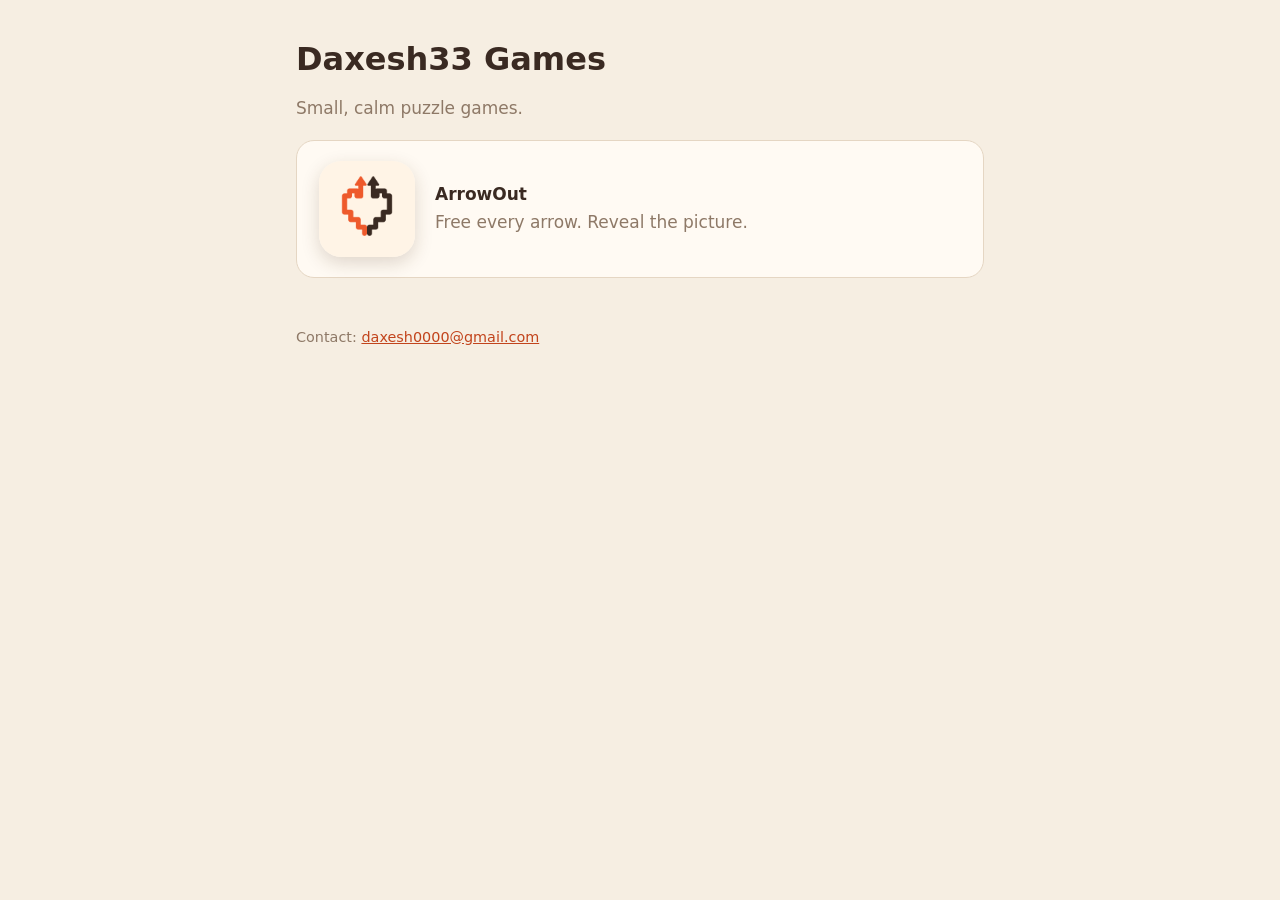
<file: index.html>
<!doctype html>
<html lang="en">
  <head>
    <meta charset="utf-8" />
    <meta name="viewport" content="width=device-width, initial-scale=1" />
    <title>Daxesh33 Games</title>
    <meta name="description" content="Games by Daxesh33, including ArrowOut." />
    <link rel="icon" href="/favicon.png" />
    <link rel="stylesheet" href="/style.css" />
  </head>
  <body>
    <main>
      <h1>Daxesh33 Games</h1>
      <p class="muted">Small, calm puzzle games.</p>

      <a class="card app" href="/arrowout/" style="text-decoration: none; color: inherit">
        <img src="/arrowout/icon.png" alt="" />
        <div>
          <strong>ArrowOut</strong><br />
          <span class="muted">Free every arrow. Reveal the picture.</span>
        </div>
      </a>

      <footer>Contact: <a href="mailto:daxesh0000@gmail.com">daxesh0000@gmail.com</a></footer>
    </main>
  </body>
</html>
</file>
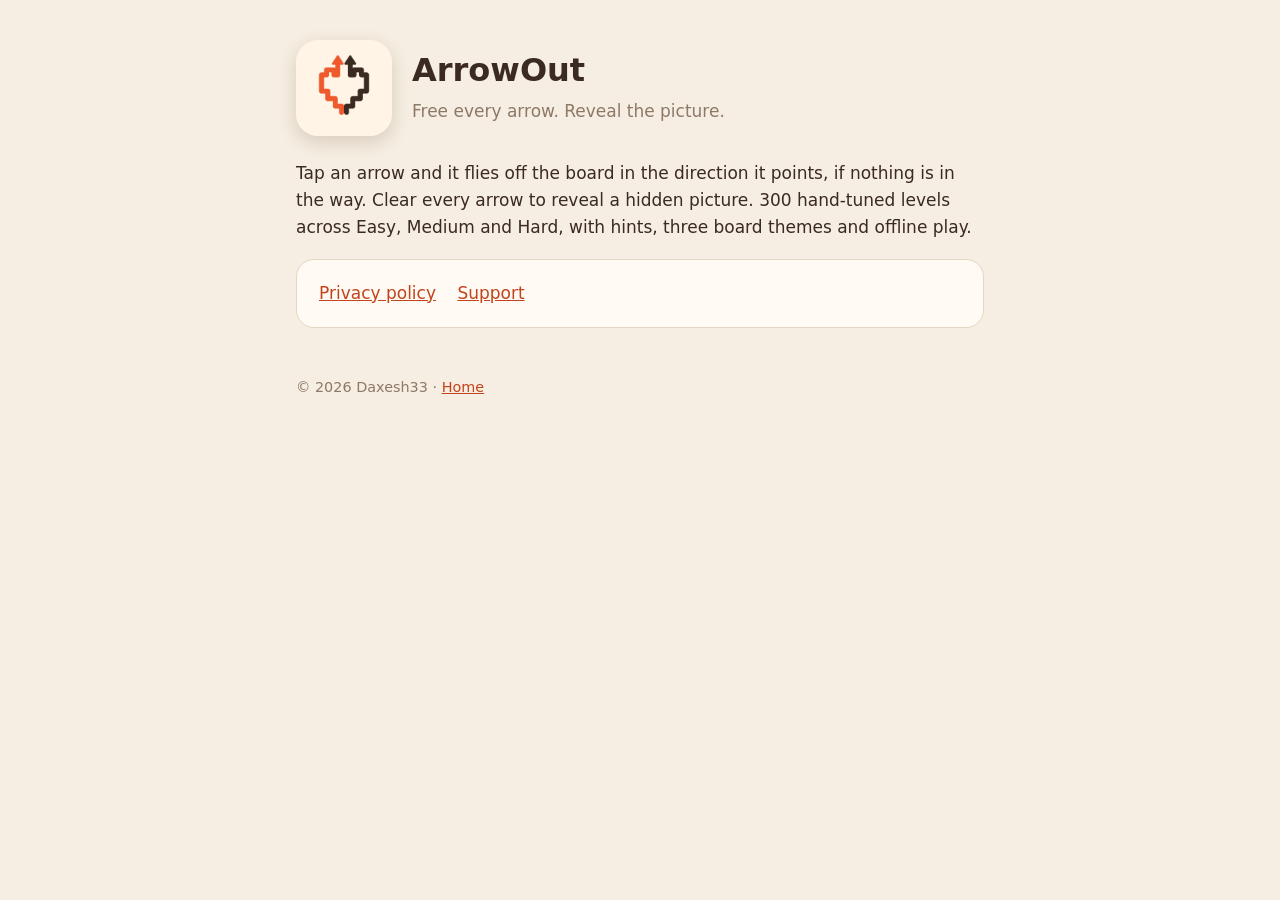
<file: arrowout/index.html>
<!doctype html>
<html lang="en">
  <head>
    <meta charset="utf-8" />
    <meta name="viewport" content="width=device-width, initial-scale=1" />
    <title>ArrowOut</title>
    <meta name="description" content="ArrowOut: free every arrow and reveal the picture. 300 puzzle levels." />
    <link rel="icon" href="/favicon.png" />
    <link rel="stylesheet" href="/style.css" />
  </head>
  <body>
    <main>
      <div class="app">
        <img src="icon.png" alt="ArrowOut icon" />
        <div>
          <h1>ArrowOut</h1>
          <span class="muted">Free every arrow. Reveal the picture.</span>
        </div>
      </div>

      <p>
        Tap an arrow and it flies off the board in the direction it points, if nothing is in the
        way. Clear every arrow to reveal a hidden picture. 300 hand-tuned levels across Easy,
        Medium and Hard, with hints, three board themes and offline play.
      </p>

      <div class="card links">
        <a href="privacy.html">Privacy policy</a>
        <a href="mailto:daxesh0000@gmail.com?subject=ArrowOut%20support">Support</a>
      </div>

      <footer>&copy; 2026 Daxesh33 &middot; <a href="/">Home</a></footer>
    </main>
  </body>
</html>
</file>
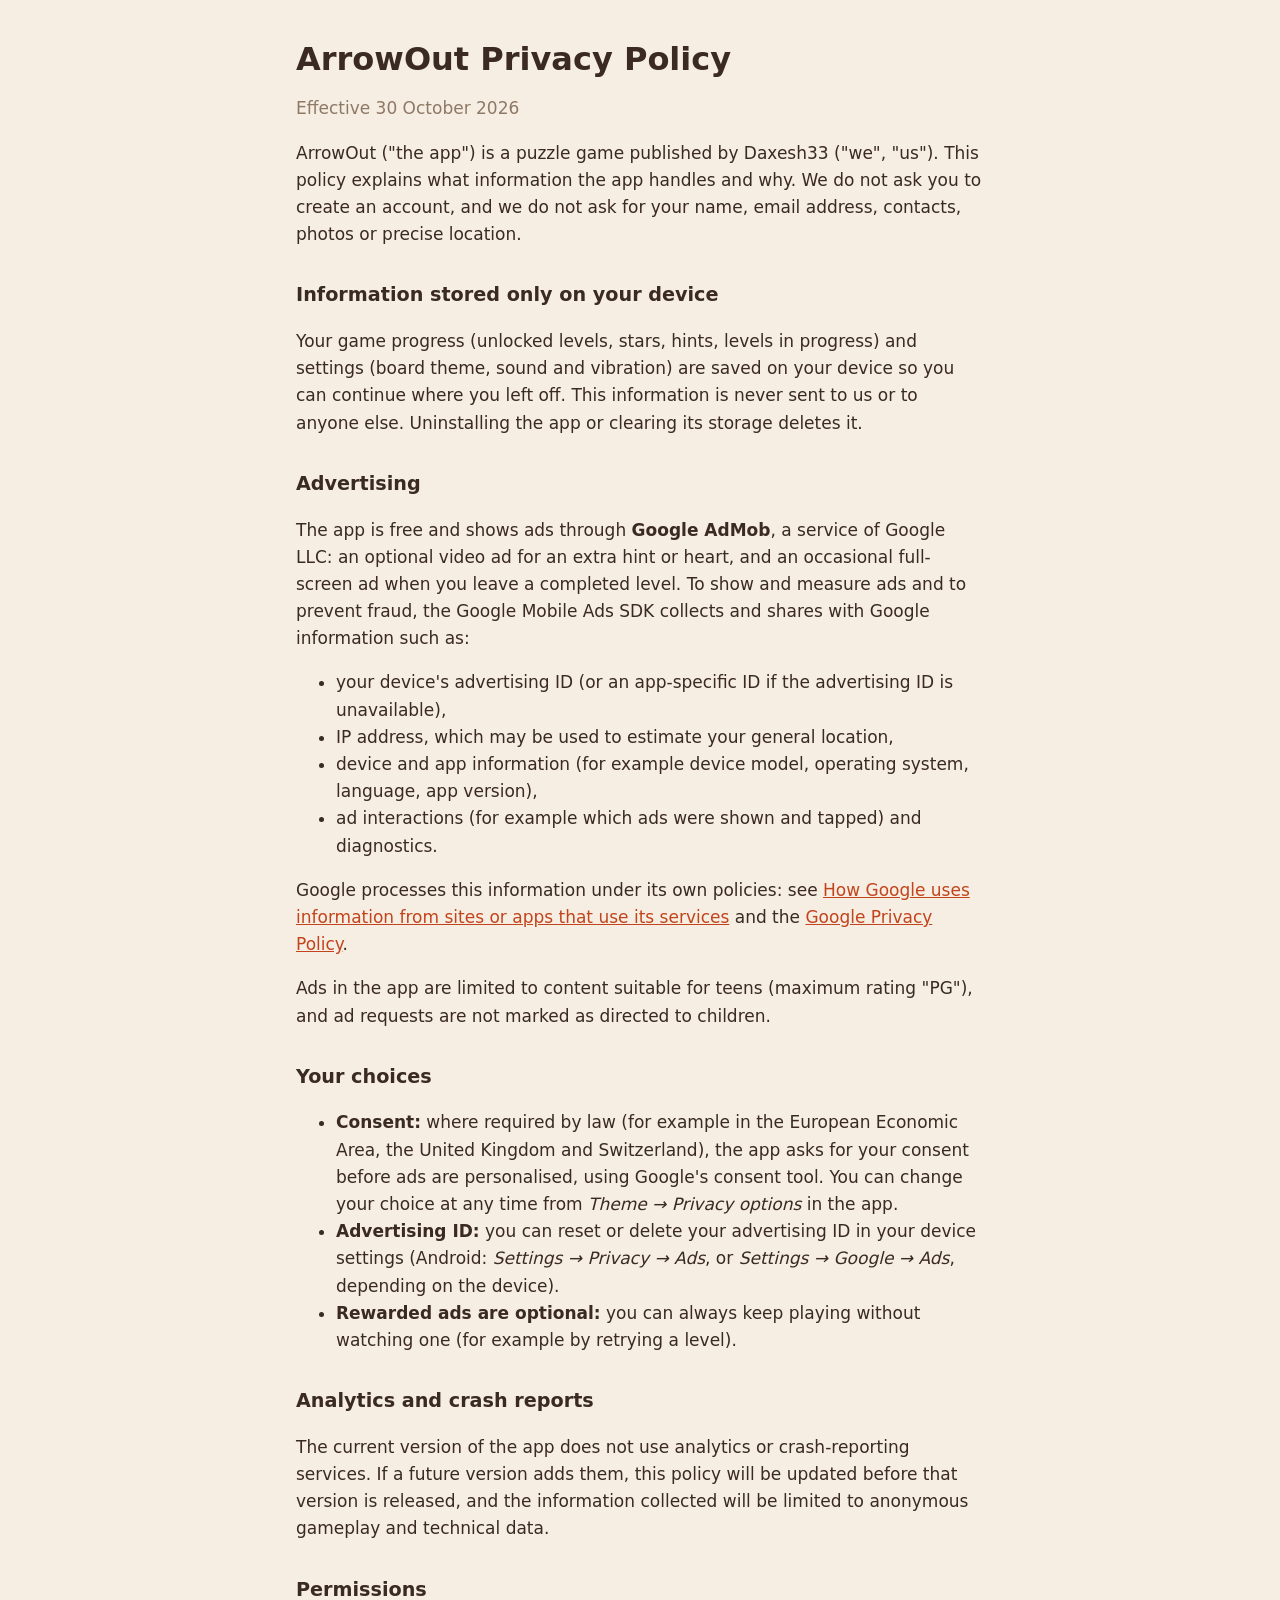
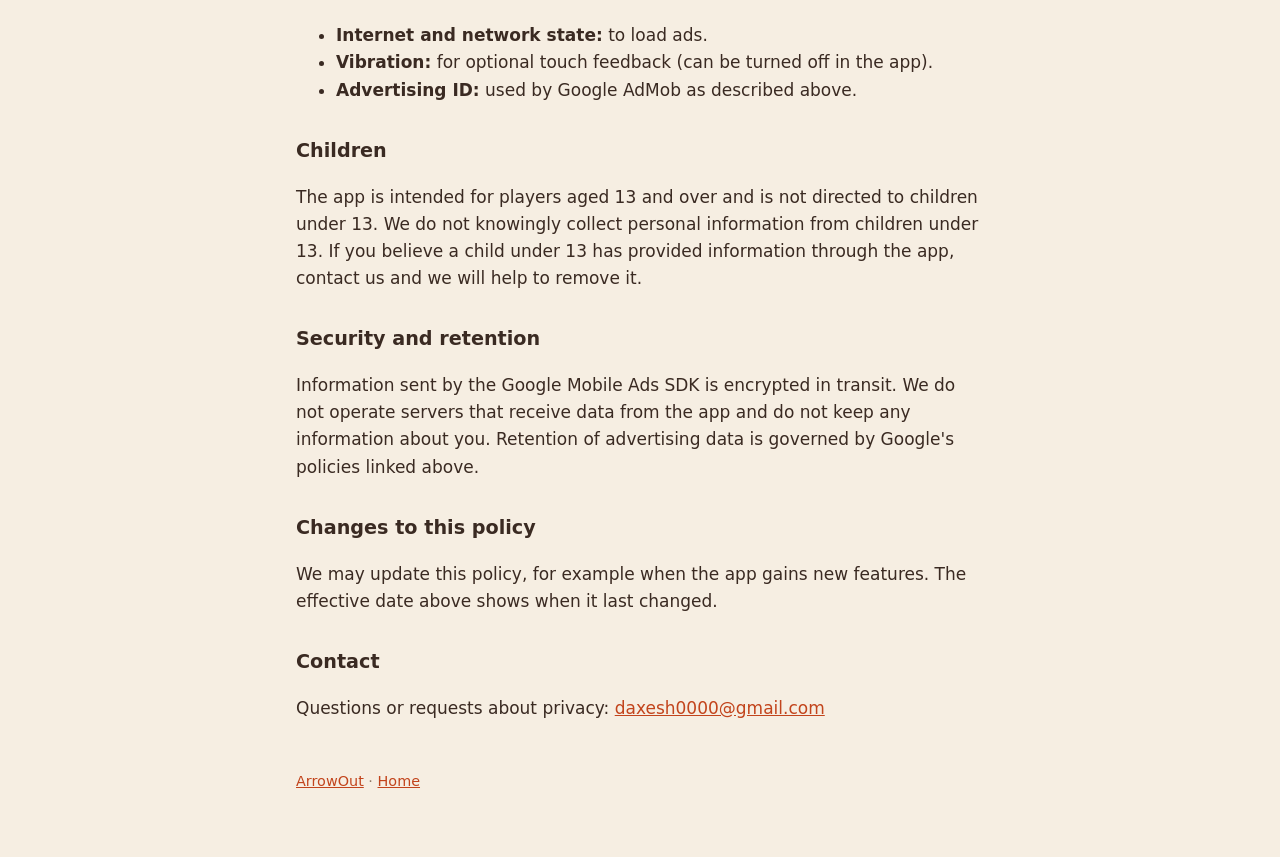
<file: arrowout/privacy.html>
<!doctype html>
<html lang="en">
  <head>
    <meta charset="utf-8" />
    <meta name="viewport" content="width=device-width, initial-scale=1" />
    <title>ArrowOut Privacy Policy</title>
    <meta name="description" content="How the ArrowOut game handles your data." />
    <link rel="icon" href="/favicon.png" />
    <link rel="stylesheet" href="/style.css" />
  </head>
  <body>
    <main>
      <h1>ArrowOut Privacy Policy</h1>
      <p class="muted">Effective 30 October 2026</p>

      <p>
        ArrowOut ("the app") is a puzzle game published by Daxesh33 ("we", "us"). This policy
        explains what information the app handles and why. We do not ask you to create an
        account, and we do not ask for your name, email address, contacts, photos or precise
        location.
      </p>

      <h2>Information stored only on your device</h2>
      <p>
        Your game progress (unlocked levels, stars, hints, levels in progress) and settings
        (board theme, sound and vibration) are saved on your device so you can continue where
        you left off. This information is never sent to us or to anyone else. Uninstalling the
        app or clearing its storage deletes it.
      </p>

      <h2>Advertising</h2>
      <p>
        The app is free and shows ads through <strong>Google AdMob</strong>, a service of Google
        LLC: an optional video ad for an extra hint or heart, and an occasional full-screen ad
        when you leave a completed level. To show and measure ads and to prevent fraud, the
        Google Mobile Ads SDK collects and shares with Google information such as:
      </p>
      <ul>
        <li>your device's advertising ID (or an app-specific ID if the advertising ID is unavailable),</li>
        <li>IP address, which may be used to estimate your general location,</li>
        <li>device and app information (for example device model, operating system, language, app version),</li>
        <li>ad interactions (for example which ads were shown and tapped) and diagnostics.</li>
      </ul>
      <p>
        Google processes this information under its own policies: see
        <a href="https://policies.google.com/technologies/partner-sites">How Google uses information from sites or apps that use its services</a>
        and the <a href="https://policies.google.com/privacy">Google Privacy Policy</a>.
      </p>
      <p>
        Ads in the app are limited to content suitable for teens (maximum rating "PG"), and ad
        requests are not marked as directed to children.
      </p>

      <h2>Your choices</h2>
      <ul>
        <li>
          <strong>Consent:</strong> where required by law (for example in the European Economic
          Area, the United Kingdom and Switzerland), the app asks for your consent before ads are
          personalised, using Google's consent tool. You can change your choice at any time from
          <em>Theme &rarr; Privacy options</em> in the app.
        </li>
        <li>
          <strong>Advertising ID:</strong> you can reset or delete your advertising ID in your
          device settings (Android: <em>Settings &rarr; Privacy &rarr; Ads</em>, or
          <em>Settings &rarr; Google &rarr; Ads</em>, depending on the device).
        </li>
        <li>
          <strong>Rewarded ads are optional:</strong> you can always keep playing without watching
          one (for example by retrying a level).
        </li>
      </ul>

      <h2>Analytics and crash reports</h2>
      <p>
        The current version of the app does not use analytics or crash-reporting services. If a
        future version adds them, this policy will be updated before that version is released,
        and the information collected will be limited to anonymous gameplay and technical data.
      </p>

      <h2>Permissions</h2>
      <ul>
        <li><strong>Internet and network state:</strong> to load ads.</li>
        <li><strong>Vibration:</strong> for optional touch feedback (can be turned off in the app).</li>
        <li><strong>Advertising ID:</strong> used by Google AdMob as described above.</li>
      </ul>

      <h2>Children</h2>
      <p>
        The app is intended for players aged 13 and over and is not directed to children under
        13. We do not knowingly collect personal information from children under 13. If you
        believe a child under 13 has provided information through the app, contact us and we
        will help to remove it.
      </p>

      <h2>Security and retention</h2>
      <p>
        Information sent by the Google Mobile Ads SDK is encrypted in transit. We do not operate
        servers that receive data from the app and do not keep any information about you.
        Retention of advertising data is governed by Google's policies linked above.
      </p>

      <h2>Changes to this policy</h2>
      <p>
        We may update this policy, for example when the app gains new features. The effective
        date above shows when it last changed.
      </p>

      <h2>Contact</h2>
      <p>
        Questions or requests about privacy:
        <a href="mailto:daxesh0000@gmail.com?subject=ArrowOut%20privacy">daxesh0000@gmail.com</a>
      </p>

      <footer><a href="./">ArrowOut</a> &middot; <a href="/">Home</a></footer>
    </main>
  </body>
</html>
</file>
<file: style.css>
:root {
  --bg: #f6eee2;
  --surface: #fffaf3;
  --ink: #3a2a22;
  --muted: #8e7967;
  --line: #e5d6c3;
  --accent: #ee5a2c;
  --accent-dk: #c2441c;
}

@media (prefers-color-scheme: dark) {
  :root {
    --bg: #1c1612;
    --surface: #2a211b;
    --ink: #f3e8dc;
    --muted: #b9a593;
    --line: #3e3229;
    --accent: #ff7a4d;
    --accent-dk: #ff9a75;
  }
}

* {
  box-sizing: border-box;
}

body {
  margin: 0;
  background: var(--bg);
  color: var(--ink);
  font: 17px/1.6 system-ui, -apple-system, 'Segoe UI', Roboto, sans-serif;
}

main {
  max-width: 720px;
  margin: 0 auto;
  padding: 40px 16px 64px;
}

a {
  color: var(--accent-dk);
}

h1 {
  font-size: 2rem;
  line-height: 1.2;
  margin: 0 0 8px;
}

h2 {
  font-size: 1.2rem;
  margin: 32px 0 8px;
}

.muted {
  color: var(--muted);
}

.app {
  display: flex;
  gap: 20px;
  align-items: center;
  margin-bottom: 24px;
}

.app img {
  width: 96px;
  height: 96px;
  border-radius: 22px;
  box-shadow: 0 6px 18px rgba(80, 50, 20, 0.18);
}

.card {
  background: var(--surface);
  border: 1px solid var(--line);
  border-radius: 18px;
  padding: 20px 22px;
  margin: 16px 0;
}

.links a {
  display: inline-block;
  margin-right: 16px;
}

footer {
  margin-top: 48px;
  font-size: 0.9rem;
  color: var(--muted);
}
</file>
